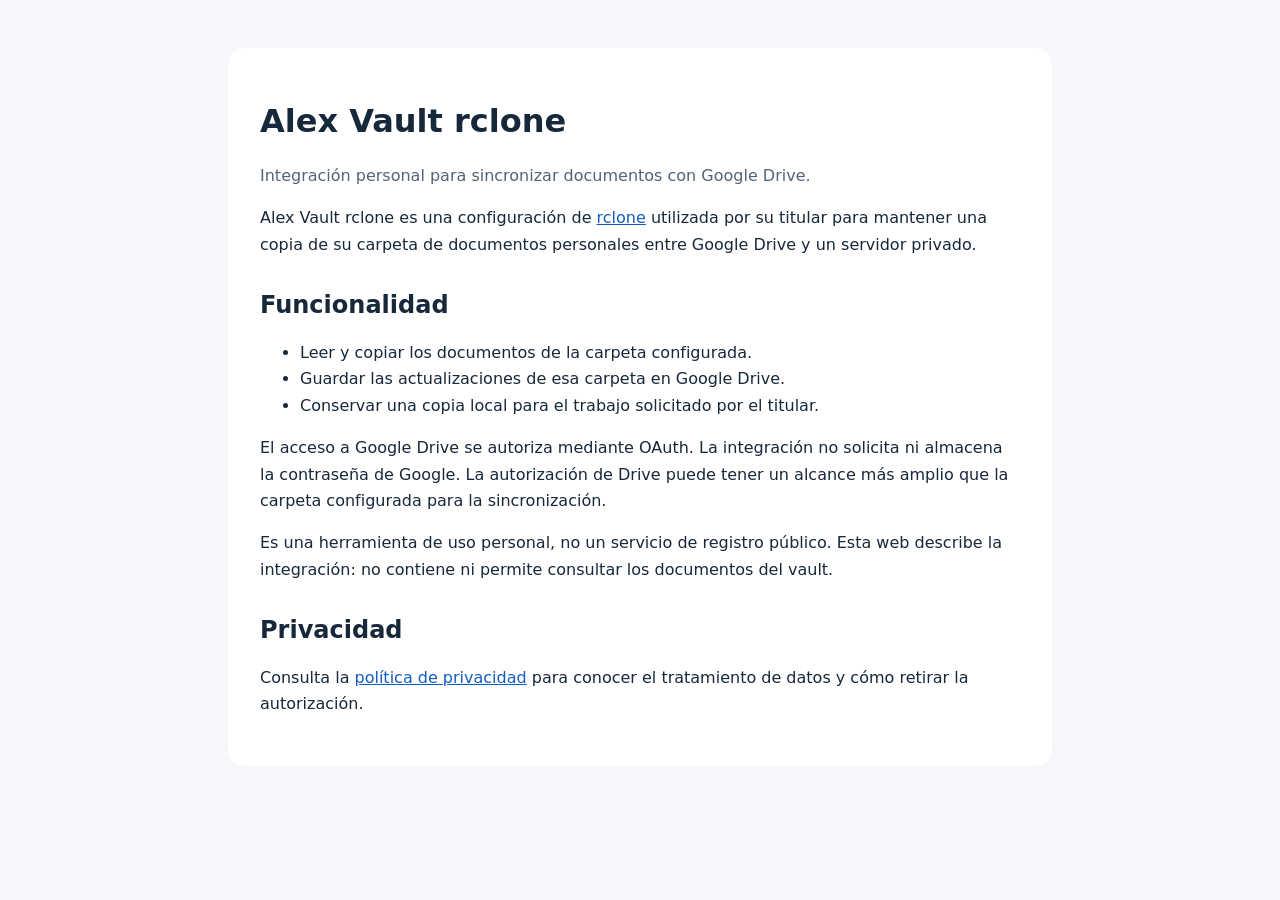
<file: index.html>
<!doctype html><html lang="es"><head><meta charset="utf-8"><meta name="viewport" content="width=device-width,initial-scale=1"><title>Alex Vault rclone</title><link rel="stylesheet" href="style.css"></head><body><main><h1>Alex Vault rclone</h1>
<p class="muted">Integración personal para sincronizar documentos con Google Drive.</p>
<p>Alex Vault rclone es una configuración de <a href="https://rclone.org/">rclone</a> utilizada por su titular para mantener una copia de su carpeta de documentos personales entre Google Drive y un servidor privado.</p>
<h2>Funcionalidad</h2><ul><li>Leer y copiar los documentos de la carpeta configurada.</li><li>Guardar las actualizaciones de esa carpeta en Google Drive.</li><li>Conservar una copia local para el trabajo solicitado por el titular.</li></ul>
<p>El acceso a Google Drive se autoriza mediante OAuth. La integración no solicita ni almacena la contraseña de Google. La autorización de Drive puede tener un alcance más amplio que la carpeta configurada para la sincronización.</p>
<p>Es una herramienta de uso personal, no un servicio de registro público. Esta web describe la integración: no contiene ni permite consultar los documentos del vault.</p>
<h2>Privacidad</h2><p>Consulta la <a href="privacy.html">política de privacidad</a> para conocer el tratamiento de datos y cómo retirar la autorización.</p>
</main></body></html>
</file>
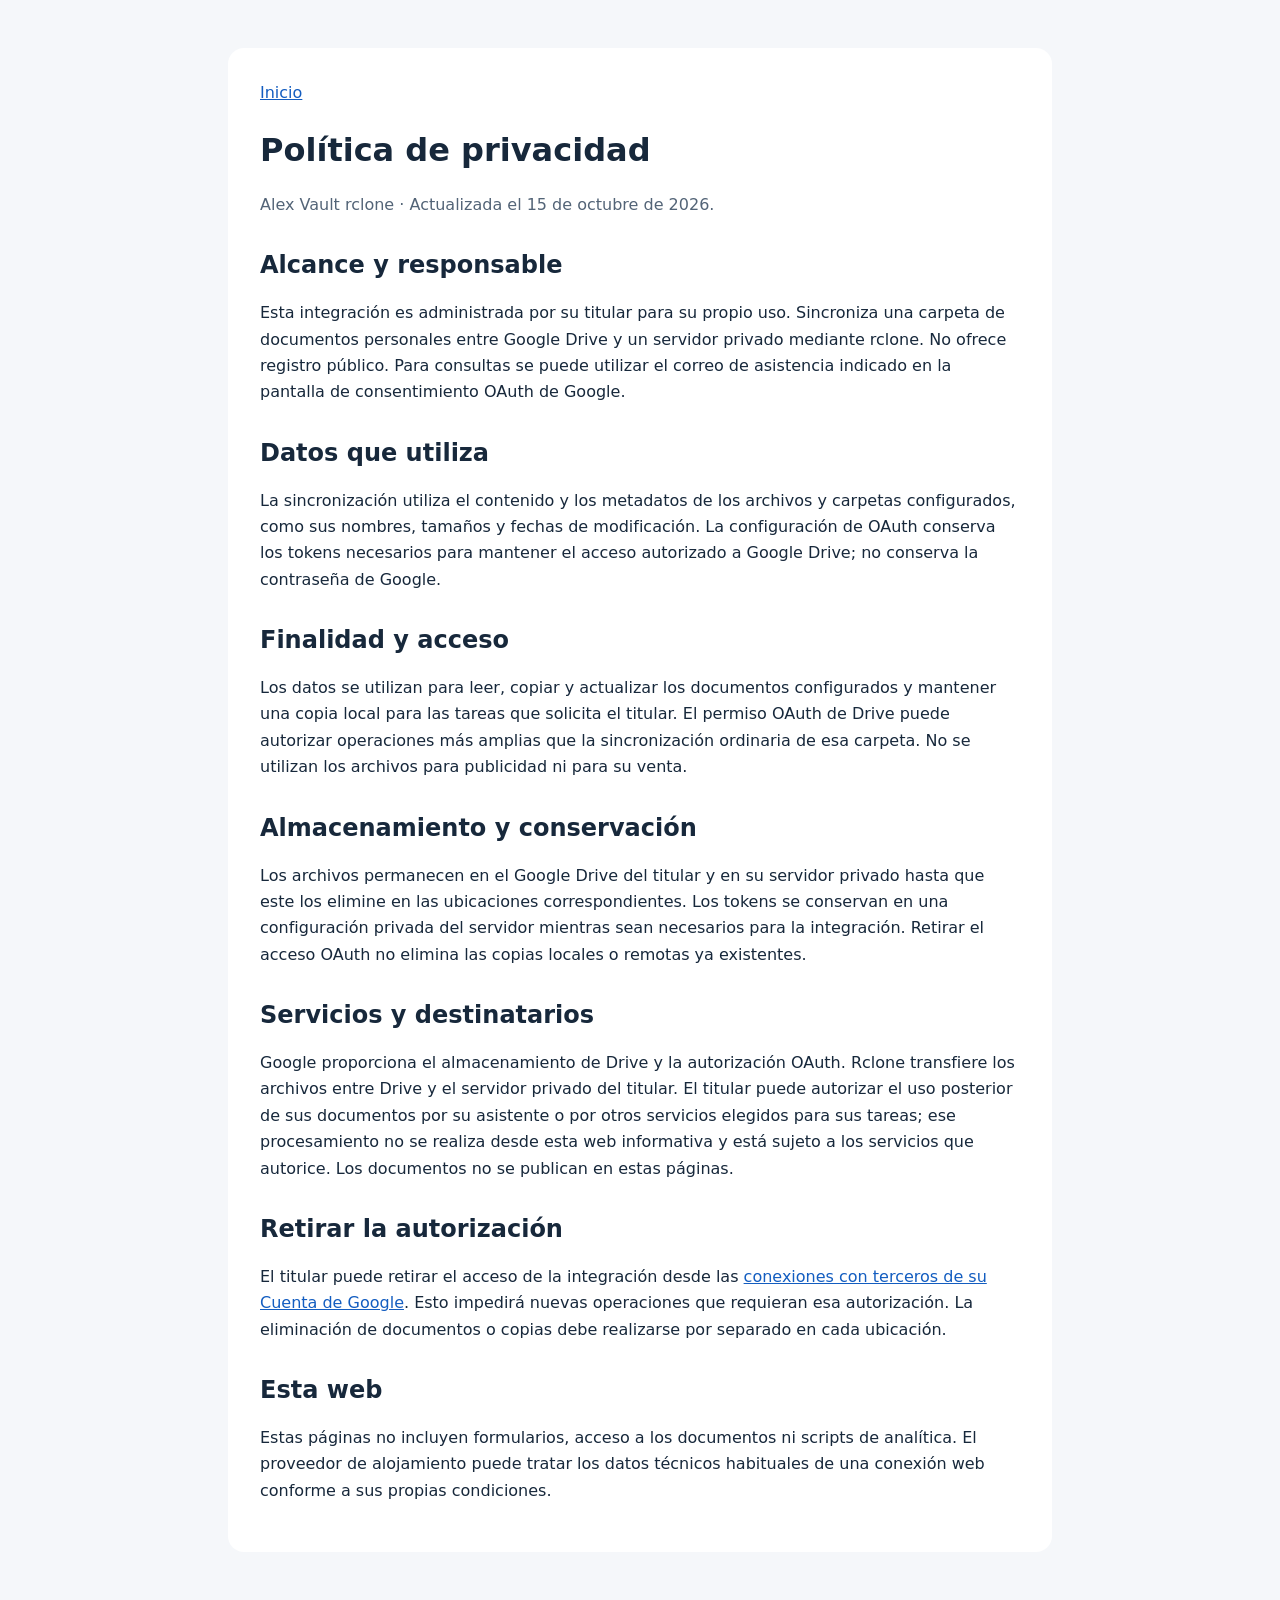
<file: privacy.html>
<!doctype html><html lang="es"><head><meta charset="utf-8"><meta name="viewport" content="width=device-width,initial-scale=1"><title>Privacidad | Alex Vault rclone</title><link rel="stylesheet" href="style.css"></head><body><main><nav><a href="index.html">Inicio</a></nav><h1>Política de privacidad</h1>
<p class="muted">Alex Vault rclone · Actualizada el 15 de octubre de 2026.</p>
<h2>Alcance y responsable</h2><p>Esta integración es administrada por su titular para su propio uso. Sincroniza una carpeta de documentos personales entre Google Drive y un servidor privado mediante rclone. No ofrece registro público. Para consultas se puede utilizar el correo de asistencia indicado en la pantalla de consentimiento OAuth de Google.</p>
<h2>Datos que utiliza</h2><p>La sincronización utiliza el contenido y los metadatos de los archivos y carpetas configurados, como sus nombres, tamaños y fechas de modificación. La configuración de OAuth conserva los tokens necesarios para mantener el acceso autorizado a Google Drive; no conserva la contraseña de Google.</p>
<h2>Finalidad y acceso</h2><p>Los datos se utilizan para leer, copiar y actualizar los documentos configurados y mantener una copia local para las tareas que solicita el titular. El permiso OAuth de Drive puede autorizar operaciones más amplias que la sincronización ordinaria de esa carpeta. No se utilizan los archivos para publicidad ni para su venta.</p>
<h2>Almacenamiento y conservación</h2><p>Los archivos permanecen en el Google Drive del titular y en su servidor privado hasta que este los elimine en las ubicaciones correspondientes. Los tokens se conservan en una configuración privada del servidor mientras sean necesarios para la integración. Retirar el acceso OAuth no elimina las copias locales o remotas ya existentes.</p>
<h2>Servicios y destinatarios</h2><p>Google proporciona el almacenamiento de Drive y la autorización OAuth. Rclone transfiere los archivos entre Drive y el servidor privado del titular. El titular puede autorizar el uso posterior de sus documentos por su asistente o por otros servicios elegidos para sus tareas; ese procesamiento no se realiza desde esta web informativa y está sujeto a los servicios que autorice. Los documentos no se publican en estas páginas.</p>
<h2>Retirar la autorización</h2><p>El titular puede retirar el acceso de la integración desde las <a href="https://myaccount.google.com/connections">conexiones con terceros de su Cuenta de Google</a>. Esto impedirá nuevas operaciones que requieran esa autorización. La eliminación de documentos o copias debe realizarse por separado en cada ubicación.</p>
<h2>Esta web</h2><p>Estas páginas no incluyen formularios, acceso a los documentos ni scripts de analítica. El proveedor de alojamiento puede tratar los datos técnicos habituales de una conexión web conforme a sus propias condiciones.</p>
</main></body></html>
</file>
<file: style.css>
body{font-family:system-ui,sans-serif;line-height:1.65;color:#17283b;background:#f5f7fa;margin:0}main{max-width:760px;margin:48px auto;padding:32px;background:white;border-radius:16px}a{color:#135dc0}h1,h2{line-height:1.25}h2{margin-top:32px}.muted{color:#536477}nav{margin-bottom:24px}@media(max-width:820px){main{margin:16px;padding:24px}}
</file>
